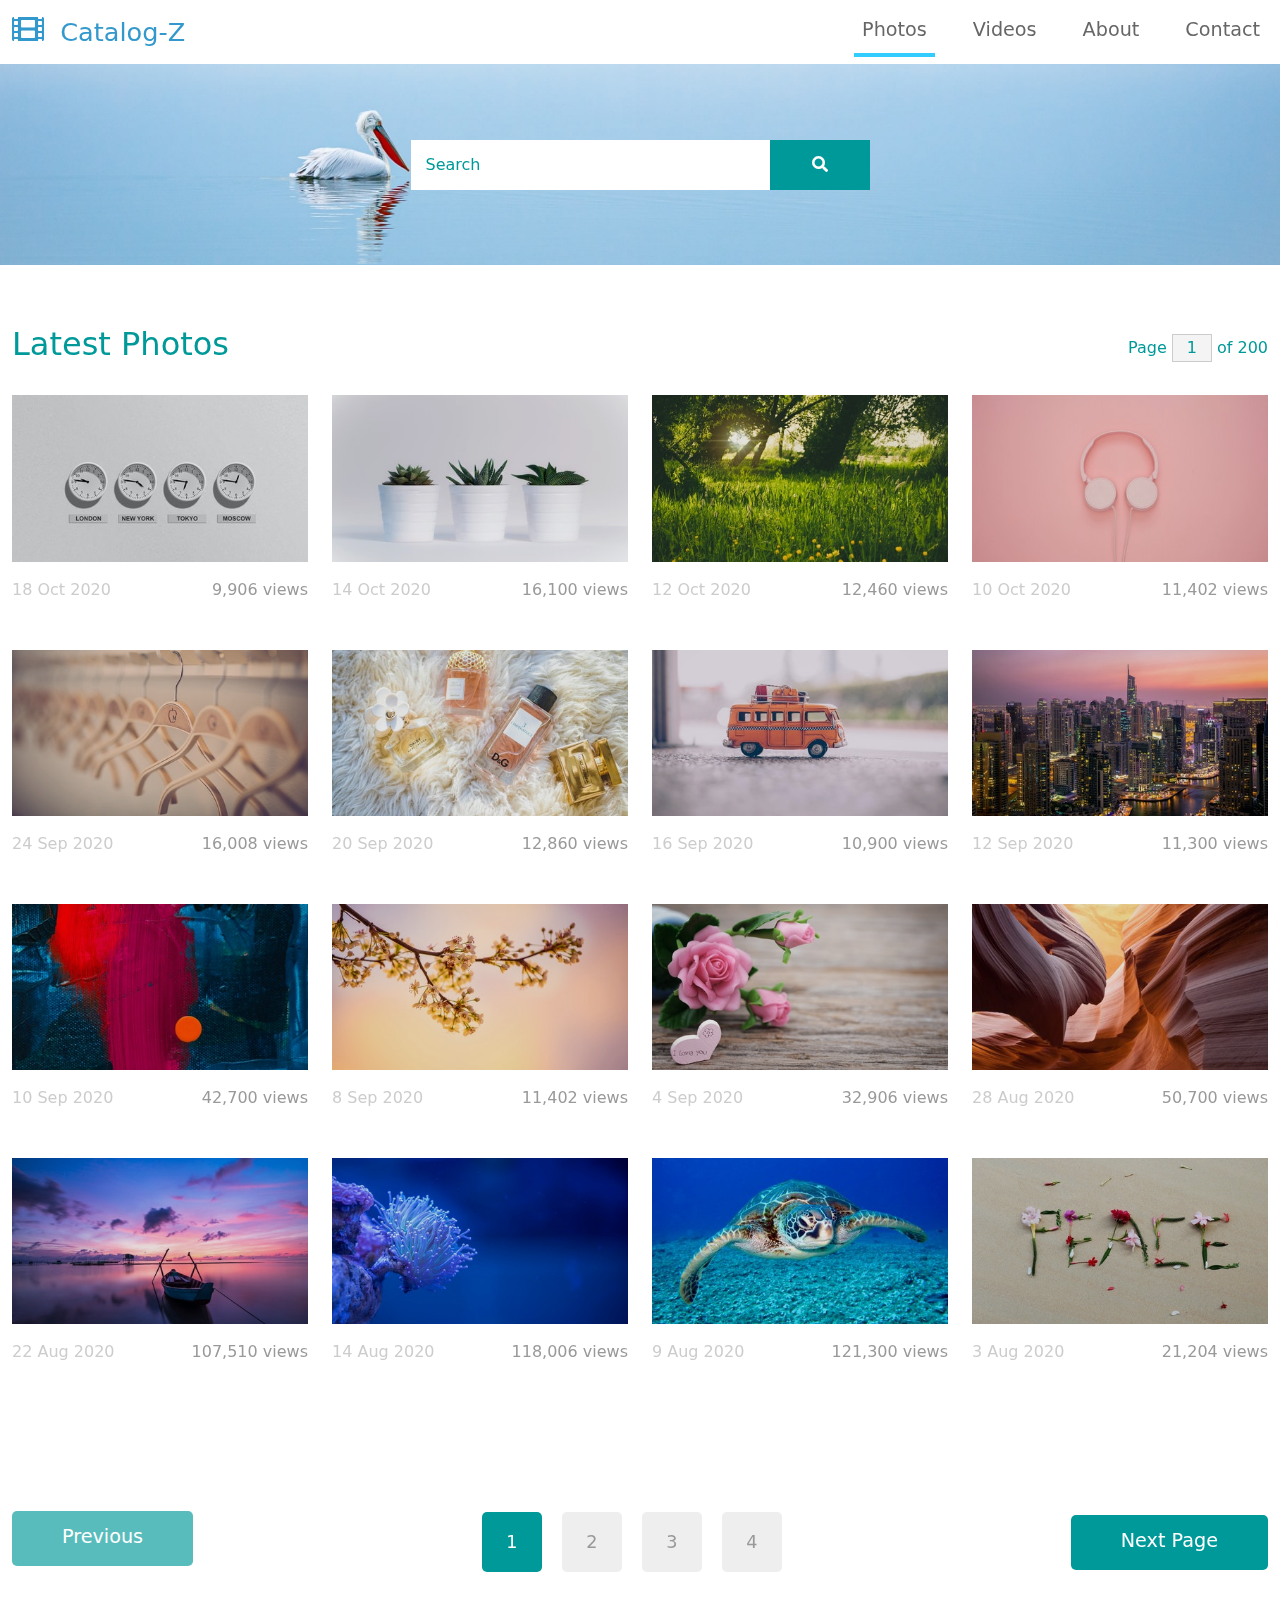
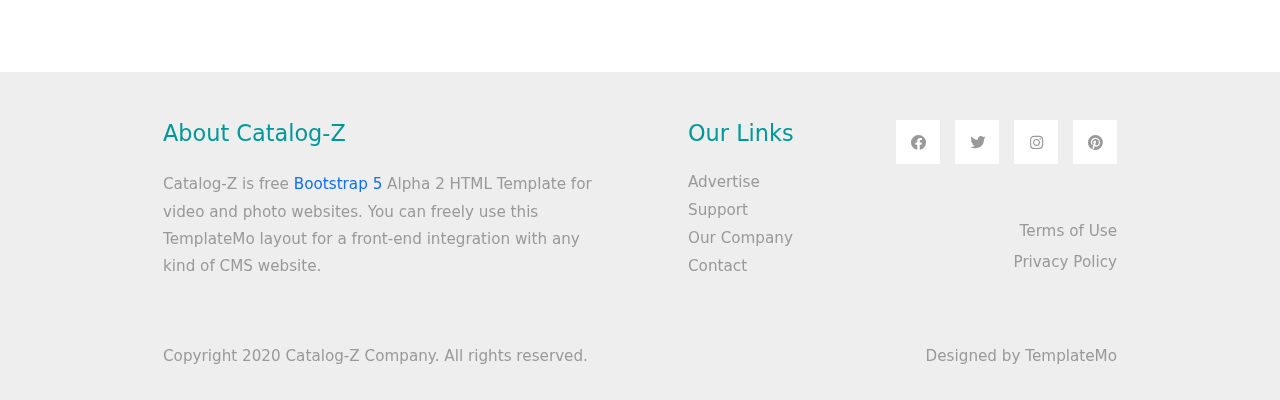
<file: zbmh templates_catalog/index.html>
<!DOCTYPE html>
<html lang="en">
<head>
    <meta charset="UTF-8">
    <meta name="viewport" content="width=device-width, initial-scale=1.0">
    <title>Catalog-Z Bootstrap 5.0 HTML Template</title>
    <link rel="stylesheet" href="css/bootstrap.min.css">
    <link rel="stylesheet" href="fontawesome/css/all.min.css">
    <link rel="stylesheet" href="css/templatemo-style.css">
<!--
    
TemplateMo 556 Catalog-Z

https://templatemo.com/tm-556-catalog-z

-->
</head>
<body>
    <!-- Page Loader -->
    <div id="loader-wrapper">
        <div id="loader"></div>

        <div class="loader-section section-left"></div>
        <div class="loader-section section-right"></div>

    </div>
    <nav class="navbar navbar-expand-lg">
        <div class="container-fluid">
            <a class="navbar-brand" href="#">
                <i class="fas fa-film mr-2"></i>
                Catalog-Z
            </a>
            <button class="navbar-toggler" type="button" data-toggle="collapse" data-target="#navbarSupportedContent" aria-controls="navbarSupportedContent" aria-expanded="false" aria-label="Toggle navigation">
                <i class="fas fa-bars"></i>
            </button>
            <div class="collapse navbar-collapse" id="navbarSupportedContent">
            <ul class="navbar-nav ml-auto mb-2 mb-lg-0">
                <li class="nav-item">
                    <a class="nav-link nav-link-1 active" aria-current="page" href="index.html">Photos</a>
                </li>
                <li class="nav-item">
                    <a class="nav-link nav-link-2" href="videos.html">Videos</a>
                </li>
                <li class="nav-item">
                    <a class="nav-link nav-link-3" href="about.html">About</a>
                </li>
                <li class="nav-item">
                    <a class="nav-link nav-link-4" href="contact.html">Contact</a>
                </li>
            </ul>
            </div>
        </div>
    </nav>

    <div class="tm-hero d-flex justify-content-center align-items-center" data-parallax="scroll" data-image-src="img/hero.jpg">
        <form class="d-flex tm-search-form">
            <input class="form-control tm-search-input" type="search" placeholder="Search" aria-label="Search">
            <button class="btn btn-outline-success tm-search-btn" type="submit">
                <i class="fas fa-search"></i>
            </button>
        </form>
    </div>

    <div class="container-fluid tm-container-content tm-mt-60">
        <div class="row mb-4">
            <h2 class="col-6 tm-text-primary">
                Latest Photos
            </h2>
            <div class="col-6 d-flex justify-content-end align-items-center">
                <form action="" class="tm-text-primary">
                    Page <input type="text" value="1" size="1" class="tm-input-paging tm-text-primary"> of 200
                </form>
            </div>
        </div>
        <div class="row tm-mb-90 tm-gallery">
        	<div class="col-xl-3 col-lg-4 col-md-6 col-sm-6 col-12 mb-5">
                <figure class="effect-ming tm-video-item">
                    <img src="img/img-03.jpg" alt="Image" class="img-fluid">
                    <figcaption class="d-flex align-items-center justify-content-center">
                        <h2>Clocks</h2>
                        <a href="photo-detail.html">View more</a>
                    </figcaption>                    
                </figure>
                <div class="d-flex justify-content-between tm-text-gray">
                    <span class="tm-text-gray-light">18 Oct 2020</span>
                    <span>9,906 views</span>
                </div>
            </div>
            <div class="col-xl-3 col-lg-4 col-md-6 col-sm-6 col-12 mb-5">
                <figure class="effect-ming tm-video-item">
                    <img src="img/img-04.jpg" alt="Image" class="img-fluid">
                    <figcaption class="d-flex align-items-center justify-content-center">
                        <h2>Plants</h2>
                        <a href="photo-detail.html">View more</a>
                    </figcaption>                    
                </figure>
                <div class="d-flex justify-content-between tm-text-gray">
                    <span class="tm-text-gray-light">14 Oct 2020</span>
                    <span>16,100 views</span>
                </div>
            </div>
            <div class="col-xl-3 col-lg-4 col-md-6 col-sm-6 col-12 mb-5">
                <figure class="effect-ming tm-video-item">
                    <img src="img/img-05.jpg" alt="Image" class="img-fluid">
                    <figcaption class="d-flex align-items-center justify-content-center">
                        <h2>Morning</h2>
                        <a href="photo-detail.html">View more</a>
                    </figcaption>                    
                </figure>
                <div class="d-flex justify-content-between tm-text-gray">
                    <span class="tm-text-gray-light">12 Oct 2020</span>
                    <span>12,460 views</span>
                </div>
            </div>
            <div class="col-xl-3 col-lg-4 col-md-6 col-sm-6 col-12 mb-5">
                <figure class="effect-ming tm-video-item">
                    <img src="img/img-06.jpg" alt="Image" class="img-fluid">
                    <figcaption class="d-flex align-items-center justify-content-center">
                        <h2>Pinky</h2>
                        <a href="photo-detail.html">View more</a>
                    </figcaption>                    
                </figure>
                <div class="d-flex justify-content-between tm-text-gray">
                    <span class="tm-text-gray-light">10 Oct 2020</span>
                    <span>11,402 views</span>
                </div>
            </div>
            
            <div class="col-xl-3 col-lg-4 col-md-6 col-sm-6 col-12 mb-5">
                <figure class="effect-ming tm-video-item">
                    <img src="img/img-01.jpg" alt="Image" class="img-fluid">
                    <figcaption class="d-flex align-items-center justify-content-center">
                        <h2>Hangers</h2>
                        <a href="photo-detail.html">View more</a>
                    </figcaption>                    
                </figure>
                <div class="d-flex justify-content-between tm-text-gray">
                    <span class="tm-text-gray-light">24 Sep 2020</span>
                    <span>16,008 views</span>
                </div>
            </div>
            <div class="col-xl-3 col-lg-4 col-md-6 col-sm-6 col-12 mb-5">
                <figure class="effect-ming tm-video-item">
                    <img src="img/img-02.jpg" alt="Image" class="img-fluid">
                    <figcaption class="d-flex align-items-center justify-content-center">
                        <h2>Perfumes</h2>
                        <a href="photo-detail.html">View more</a>
                    </figcaption>                    
                </figure>
                <div class="d-flex justify-content-between tm-text-gray">
                    <span class="tm-text-gray-light">20 Sep 2020</span>
                    <span>12,860 views</span>
                </div>
            </div>
            <div class="col-xl-3 col-lg-4 col-md-6 col-sm-6 col-12 mb-5">
                <figure class="effect-ming tm-video-item">
                    <img src="img/img-07.jpg" alt="Image" class="img-fluid">
                    <figcaption class="d-flex align-items-center justify-content-center">
                        <h2>Bus</h2>
                        <a href="photo-detail.html">View more</a>
                    </figcaption>                    
                </figure>
                <div class="d-flex justify-content-between tm-text-gray">
                    <span class="tm-text-gray-light">16 Sep 2020</span>
                    <span>10,900 views</span>
                </div>
            </div>
            <div class="col-xl-3 col-lg-4 col-md-6 col-sm-6 col-12 mb-5">
                <figure class="effect-ming tm-video-item">
                    <img src="img/img-08.jpg" alt="Image" class="img-fluid">
                    <figcaption class="d-flex align-items-center justify-content-center">
                        <h2>New York</h2>
                        <a href="photo-detail.html">View more</a>
                    </figcaption>                    
                </figure>
                <div class="d-flex justify-content-between tm-text-gray">
                    <span class="tm-text-gray-light">12 Sep 2020</span>
                    <span>11,300 views</span>
                </div>
            </div>
            <div class="col-xl-3 col-lg-4 col-md-6 col-sm-6 col-12 mb-5">
                <figure class="effect-ming tm-video-item">
                    <img src="img/img-09.jpg" alt="Image" class="img-fluid">
                    <figcaption class="d-flex align-items-center justify-content-center">
                        <h2>Abstract</h2>
                        <a href="photo-detail.html">View more</a>
                    </figcaption>                    
                </figure>
                <div class="d-flex justify-content-between tm-text-gray">
                    <span class="tm-text-gray-light">10 Sep 2020</span>
                    <span>42,700 views</span>
                </div>
            </div>
            <div class="col-xl-3 col-lg-4 col-md-6 col-sm-6 col-12 mb-5">
                <figure class="effect-ming tm-video-item">
                    <img src="img/img-10.jpg" alt="Image" class="img-fluid">
                    <figcaption class="d-flex align-items-center justify-content-center">
                        <h2>Flowers</h2>
                        <a href="photo-detail.html">View more</a>
                    </figcaption>                    
                </figure>
                <div class="d-flex justify-content-between tm-text-gray">
                    <span class="tm-text-gray-light">8 Sep 2020</span>
                    <span>11,402 views</span>
                </div>
            </div>
            <div class="col-xl-3 col-lg-4 col-md-6 col-sm-6 col-12 mb-5">
                <figure class="effect-ming tm-video-item">
                    <img src="img/img-11.jpg" alt="Image" class="img-fluid">
                    <figcaption class="d-flex align-items-center justify-content-center">
                        <h2>Rosy</h2>
                        <a href="photo-detail.html">View more</a>
                    </figcaption>                    
                </figure>
                <div class="d-flex justify-content-between tm-text-gray">
                    <span class="tm-text-gray-light">4 Sep 2020</span>
                    <span>32,906 views</span>
                </div>
            </div>
            <div class="col-xl-3 col-lg-4 col-md-6 col-sm-6 col-12 mb-5">
                <figure class="effect-ming tm-video-item">
                    <img src="img/img-12.jpg" alt="Image" class="img-fluid">
                    <figcaption class="d-flex align-items-center justify-content-center">
                        <h2>Rocki</h2>
                        <a href="photo-detail.html">View more</a>
                    </figcaption>                    
                </figure>
                <div class="d-flex justify-content-between tm-text-gray">
                    <span class="tm-text-gray-light">28 Aug 2020</span>
                    <span>50,700 views</span>
                </div>
            </div>
            <div class="col-xl-3 col-lg-4 col-md-6 col-sm-6 col-12 mb-5">
                <figure class="effect-ming tm-video-item">
                    <img src="img/img-13.jpg" alt="Image" class="img-fluid">
                    <figcaption class="d-flex align-items-center justify-content-center">
                        <h2>Purple</h2>
                        <a href="photo-detail.html">View more</a>
                    </figcaption>                    
                </figure>
                <div class="d-flex justify-content-between tm-text-gray">
                    <span class="tm-text-gray-light">22 Aug 2020</span>
                    <span>107,510 views</span>
                </div>
            </div>
            <div class="col-xl-3 col-lg-4 col-md-6 col-sm-6 col-12 mb-5">
                <figure class="effect-ming tm-video-item">
                    <img src="img/img-14.jpg" alt="Image" class="img-fluid">
                    <figcaption class="d-flex align-items-center justify-content-center">
                        <h2>Sea</h2>
                        <a href="photo-detail.html">View more</a>
                    </figcaption>                    
                </figure>
                <div class="d-flex justify-content-between tm-text-gray">
                    <span class="tm-text-gray-light">14 Aug 2020</span>
                    <span>118,006 views</span>
                </div>
            </div>
            <div class="col-xl-3 col-lg-4 col-md-6 col-sm-6 col-12 mb-5">
                <figure class="effect-ming tm-video-item">
                    <img src="img/img-15.jpg" alt="Image" class="img-fluid">
                    <figcaption class="d-flex align-items-center justify-content-center">
                        <h2>Turtle</h2>
                        <a href="photo-detail.html">View more</a>
                    </figcaption>                    
                </figure>
                <div class="d-flex justify-content-between tm-text-gray">
                    <span class="tm-text-gray-light">9 Aug 2020</span>
                    <span>121,300 views</span>
                </div>
            </div>
            <div class="col-xl-3 col-lg-4 col-md-6 col-sm-6 col-12 mb-5">
                <figure class="effect-ming tm-video-item">
                    <img src="img/img-16.jpg" alt="Image" class="img-fluid">
                    <figcaption class="d-flex align-items-center justify-content-center">
                        <h2>Peace</h2>
                        <a href="photo-detail.html">View more</a>
                    </figcaption>                    
                </figure>
                <div class="d-flex justify-content-between tm-text-gray">
                    <span class="tm-text-gray-light">3 Aug 2020</span>
                    <span>21,204 views</span>
                </div>
            </div>         
        </div> <!-- row -->
        <div class="row tm-mb-90">
            <div class="col-12 d-flex justify-content-between align-items-center tm-paging-col">
                <a href="javascript:void(0);" class="btn btn-primary tm-btn-prev mb-2 disabled">Previous</a>
                <div class="tm-paging d-flex">
                    <a href="javascript:void(0);" class="active tm-paging-link">1</a>
                    <a href="javascript:void(0);" class="tm-paging-link">2</a>
                    <a href="javascript:void(0);" class="tm-paging-link">3</a>
                    <a href="javascript:void(0);" class="tm-paging-link">4</a>
                </div>
                <a href="javascript:void(0);" class="btn btn-primary tm-btn-next">Next Page</a>
            </div>            
        </div>
    </div> <!-- container-fluid, tm-container-content -->

    <footer class="tm-bg-gray pt-5 pb-3 tm-text-gray tm-footer">
        <div class="container-fluid tm-container-small">
            <div class="row">
                <div class="col-lg-6 col-md-12 col-12 px-5 mb-5">
                    <h3 class="tm-text-primary mb-4 tm-footer-title">About Catalog-Z</h3>
                    <p>Catalog-Z is free <a rel="sponsored" href="https://v5.getbootstrap.com/">Bootstrap 5</a> Alpha 2 HTML Template for video and photo websites. You can freely use this TemplateMo layout for a front-end integration with any kind of CMS website.</p>
                </div>
                <div class="col-lg-3 col-md-6 col-sm-6 col-12 px-5 mb-5">
                    <h3 class="tm-text-primary mb-4 tm-footer-title">Our Links</h3>
                    <ul class="tm-footer-links pl-0">
                        <li><a href="#">Advertise</a></li>
                        <li><a href="#">Support</a></li>
                        <li><a href="#">Our Company</a></li>
                        <li><a href="#">Contact</a></li>
                    </ul>
                </div>
                <div class="col-lg-3 col-md-6 col-sm-6 col-12 px-5 mb-5">
                    <ul class="tm-social-links d-flex justify-content-end pl-0 mb-5">
                        <li class="mb-2"><a href="https://facebook.com"><i class="fab fa-facebook"></i></a></li>
                        <li class="mb-2"><a href="https://twitter.com"><i class="fab fa-twitter"></i></a></li>
                        <li class="mb-2"><a href="https://instagram.com"><i class="fab fa-instagram"></i></a></li>
                        <li class="mb-2"><a href="https://pinterest.com"><i class="fab fa-pinterest"></i></a></li>
                    </ul>
                    <a href="#" class="tm-text-gray text-right d-block mb-2">Terms of Use</a>
                    <a href="#" class="tm-text-gray text-right d-block">Privacy Policy</a>
                </div>
            </div>
            <div class="row">
                <div class="col-lg-8 col-md-7 col-12 px-5 mb-3">
                    Copyright 2020 Catalog-Z Company. All rights reserved.
                </div>
                <div class="col-lg-4 col-md-5 col-12 px-5 text-right">
                    Designed by <a href="https://templatemo.com" class="tm-text-gray" rel="sponsored" target="_parent">TemplateMo</a>
                </div>
            </div>
        </div>
    </footer>
    
    <script src="js/plugins.js"></script>
    <script>
        $(window).on("load", function() {
            $('body').addClass('loaded');
        });
    </script>
</body>
</html>
</file>
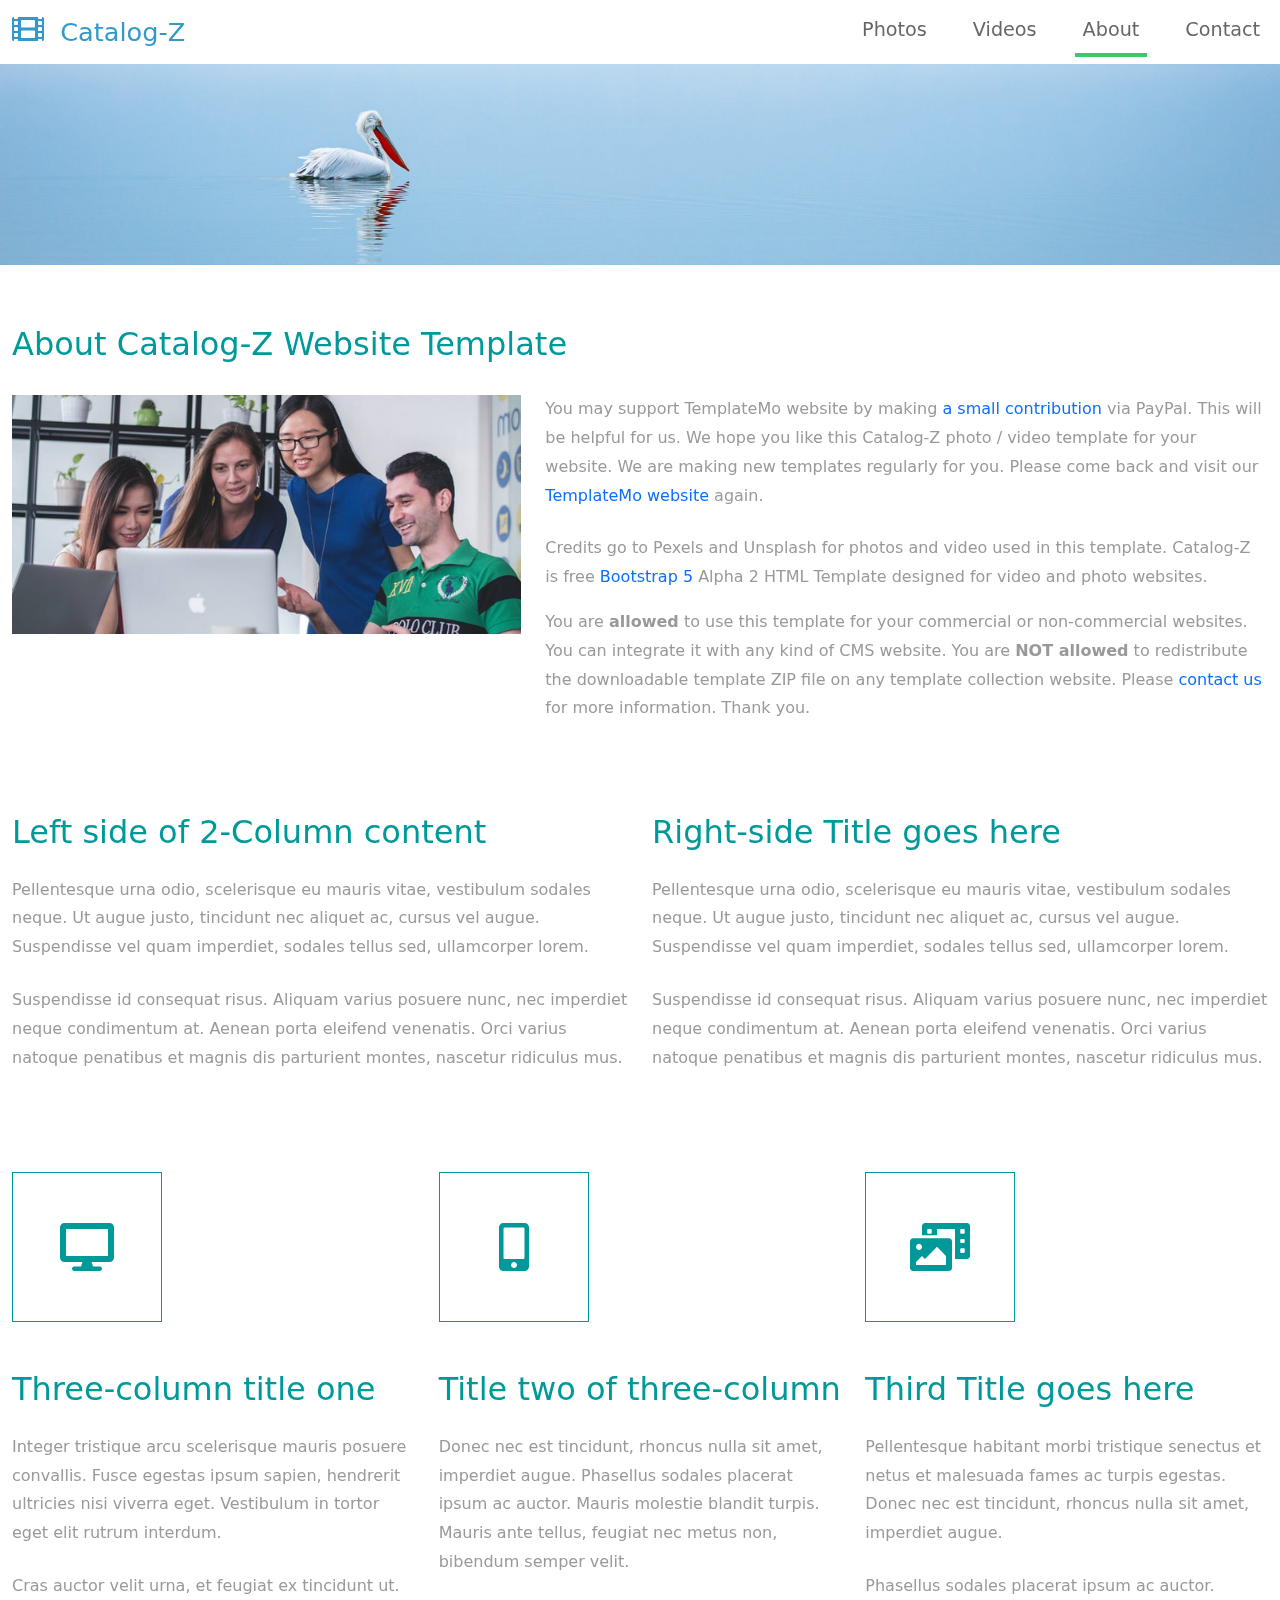
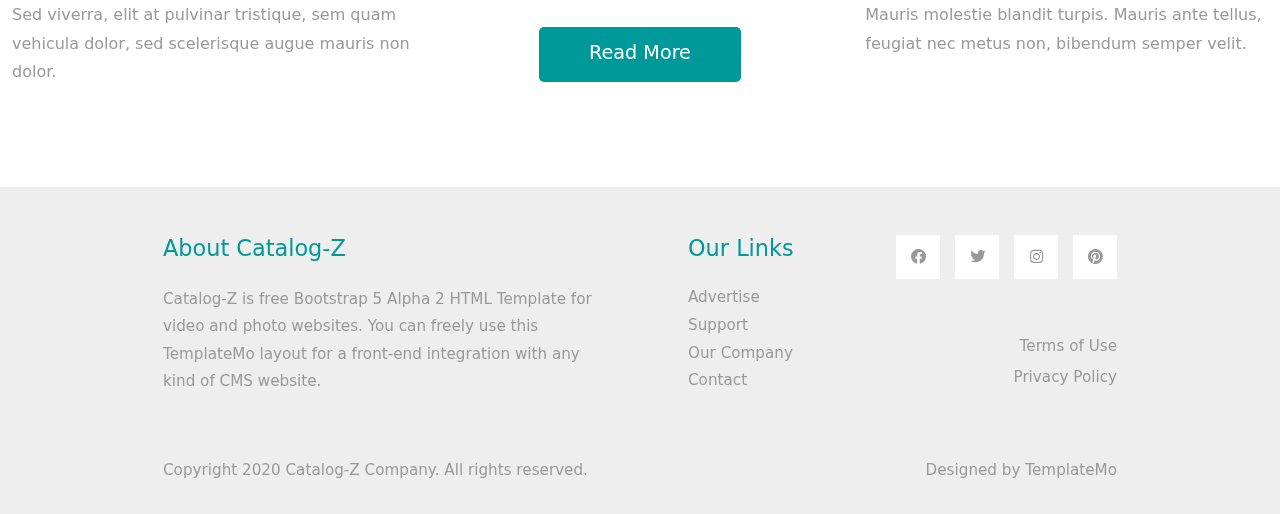
<file: zbmh templates_catalog/about.html>
<!DOCTYPE html>
<html lang="en">
<head>
    <meta charset="UTF-8">
    <meta name="viewport" content="width=device-width, initial-scale=1.0">
    <title>Catalog-Z About page</title>
    <link rel="stylesheet" href="css/bootstrap.min.css">
    <link rel="stylesheet" href="fontawesome/css/all.min.css">
    <link rel="stylesheet" href="css/templatemo-style.css">
<!--
    
TemplateMo 556 Catalog-Z

https://templatemo.com/tm-556-catalog-z

-->
</head>
<body>
    <!-- Page Loader -->
    <div id="loader-wrapper">
        <div id="loader"></div>

        <div class="loader-section section-left"></div>
        <div class="loader-section section-right"></div>

    </div>
    <nav class="navbar navbar-expand-lg">
        <div class="container-fluid">
            <a class="navbar-brand" href="index.html">
                <i class="fas fa-film mr-2"></i>
                Catalog-Z
            </a>
            <button class="navbar-toggler" type="button" data-toggle="collapse" data-target="#navbarSupportedContent" aria-controls="navbarSupportedContent" aria-expanded="false" aria-label="Toggle navigation">
                <i class="fas fa-bars"></i>
            </button>
            <div class="collapse navbar-collapse" id="navbarSupportedContent">
            <ul class="navbar-nav ml-auto mb-2 mb-lg-0">
                <li class="nav-item">
                    <a class="nav-link nav-link-1" href="index.html">Photos</a>
                </li>
                <li class="nav-item">
                    <a class="nav-link nav-link-2" href="videos.html">Videos</a>
                </li>
                <li class="nav-item">
                    <a class="nav-link nav-link-3 active" aria-current="page" href="about.html">About</a>
                </li>
                <li class="nav-item">
                    <a class="nav-link nav-link-4" href="contact.html">Contact</a>
                </li>
            </ul>
            </div>
        </div>
    </nav>

    <div class="tm-hero d-flex justify-content-center align-items-center" data-parallax="scroll" data-image-src="img/hero.jpg"></div>

    <div class="container-fluid tm-mt-60">
        <div class="row mb-4">
            <h2 class="col-12 tm-text-primary">
                About Catalog-Z Website Template
            </h2>
        </div>
        <div class="row tm-mb-74 tm-row-1640">            
            <div class="col-lg-5 col-md-6 col-12 mb-3">
                <img src="img/about.jpg" alt="Image" class="img-fluid">
            </div>
            <div class="col-lg-7 col-md-6 col-12">
                <div class="tm-about-img-text">
                    <p class="mb-4">
                  You may support TemplateMo website by making <a href="https://paypal.me/templatemo" target="_parent" rel="sponsored">a small contribution</a> via PayPal. This will be helpful for us. We hope you like this Catalog-Z photo / video template for your website. We are making new templates regularly for you. Please come back and visit our <a rel="sponsored" href="https://templatemo.com" target="_parent">TemplateMo website</a> again. </p>
                    <p>
                        Credits go to Pexels and Unsplash for photos and video used in this template. Catalog-Z is free <a rel="sponsored" href="https://v5.getbootstrap.com/">Bootstrap 5</a> Alpha 2 HTML Template designed for video and photo websites.</p> 
                    <p>You are <b>allowed</b> to use this template for your commercial or non-commercial websites. You can integrate it with any kind of CMS website. You are <b>NOT allowed</b> to redistribute the downloadable template ZIP file on any template collection website. Please <a rel="nofollow" href="https://templatemo.com/contact" target="_parent">contact us</a> for more information. Thank you.</p>
                </div>                
            </div>
        </div>
        <div class="row tm-mb-50">
            <div class="col-md-6 col-12">
                <div class="tm-about-2-col">
                    <h2 class="tm-text-primary mb-4">
                        Left side of 2-Column content
                    </h2>
                    <p class="mb-4">
                        Pellentesque urna odio, scelerisque eu mauris vitae, vestibulum sodales neque. Ut augue justo, tincidunt nec aliquet ac, cursus vel augue. Suspendisse vel quam imperdiet, sodales tellus sed, ullamcorper lorem.
                    </p>
                    <p>
                        Suspendisse id consequat risus. Aliquam varius posuere nunc, nec imperdiet neque condimentum at. Aenean porta eleifend venenatis. Orci varius natoque penatibus et magnis dis parturient montes, nascetur ridiculus mus.
                    </p>
                </div>                
            </div> 
            <div class="col-md-6 col-12">
                <div class="tm-about-2-col">
                    <h2 class="tm-text-primary mb-4">
                        Right-side Title goes here
                    </h2>
                    <p class="mb-4">
                        Pellentesque urna odio, scelerisque eu mauris vitae, vestibulum sodales neque. Ut augue justo, tincidunt nec aliquet ac, cursus vel augue. Suspendisse vel quam imperdiet, sodales tellus sed, ullamcorper lorem.
                    </p>
                    <p>
                        Suspendisse id consequat risus. Aliquam varius posuere nunc, nec imperdiet neque condimentum at. Aenean porta eleifend venenatis. Orci varius natoque penatibus et magnis dis parturient montes, nascetur ridiculus mus.
                    </p>
                </div>                
            </div>     
        </div> <!-- row -->
        <div class="row tm-mb-50">
            <div class="col-md-4 col-12">
                <div class="tm-about-3-col">
                    <div class="tm-about-icon-container mb-5">
                        <i class="fas fa-desktop fa-3x tm-text-primary"></i>
                    </div>                
                    <h2 class="tm-text-primary mb-4">Three-column title one</h2>
                    <p class="mb-4">Integer tristique arcu scelerisque mauris posuere convallis. Fusce egestas ipsum sapien, hendrerit ultricies nisi viverra eget. Vestibulum in tortor eget elit rutrum interdum. </p>
                    <p>Cras auctor velit urna, et feugiat ex tincidunt ut. Sed viverra, elit at pulvinar tristique, sem quam vehicula dolor, sed scelerisque augue mauris non dolor.</p>
                </div>                
            </div>
            <div class="col-md-4 col-12">
                <div class="tm-about-3-col">
                    <div class="tm-about-icon-container mb-5">
                        <i class="fas fa-mobile-alt fa-3x tm-text-primary"></i>
                    </div>                
                    <h2 class="tm-text-primary mb-4">Title two of three-column</h2>
                    <p class="tm-mb-50">Donec nec est tincidunt, rhoncus nulla sit amet, imperdiet augue. Phasellus sodales placerat ipsum ac auctor. Mauris molestie blandit turpis. Mauris ante tellus, feugiat nec metus non, bibendum semper velit.</p>                
                    <div class="text-center">
                        <a href="#" class="btn btn-primary">Read More</a>
                    </div>
                </div>                
            </div>
            <div class="col-md-4 col-12">
                <div class="tm-about-3-col">
                    <div class="tm-about-icon-container mb-5">
                        <i class="fas fa-photo-video fa-3x tm-text-primary"></i>
                    </div>                
                    <h2 class="tm-text-primary mb-4">Third Title goes here</h2>
                    <p class="mb-4">Pellentesque habitant morbi tristique senectus et netus et malesuada fames ac turpis egestas. Donec nec est tincidunt, rhoncus nulla sit amet, imperdiet augue. </p>
                    <p>Phasellus sodales placerat ipsum ac auctor. Mauris molestie blandit turpis. Mauris ante tellus, feugiat nec metus non, bibendum semper velit.</p>
                </div>                
            </div>
        </div>
    </div> <!-- container-fluid, tm-container-content -->

    <footer class="tm-bg-gray pt-5 pb-3 tm-text-gray tm-footer">
        <div class="container-fluid tm-container-small">
            <div class="row">
                <div class="col-lg-6 col-md-12 col-12 px-5 mb-5">
                    <h3 class="tm-text-primary mb-4 tm-footer-title">About Catalog-Z</h3>
                    <p>Catalog-Z is free Bootstrap 5 Alpha 2 HTML Template for video and photo websites. You can freely use this TemplateMo layout for a front-end integration with any kind of CMS website.</p>
                </div>
                <div class="col-lg-3 col-md-6 col-sm-6 col-12 px-5 mb-5">
                    <h3 class="tm-text-primary mb-4 tm-footer-title">Our Links</h3>
                    <ul class="tm-footer-links pl-0">
                        <li><a href="#">Advertise</a></li>
                        <li><a href="#">Support</a></li>
                        <li><a href="#">Our Company</a></li>
                        <li><a href="#">Contact</a></li>
                    </ul>
                </div>
                <div class="col-lg-3 col-md-6 col-sm-6 col-12 px-5 mb-5">
                    <ul class="tm-social-links d-flex justify-content-end pl-0 mb-5">
                        <li class="mb-2"><a href="https://facebook.com"><i class="fab fa-facebook"></i></a></li>
                        <li class="mb-2"><a href="https://twitter.com"><i class="fab fa-twitter"></i></a></li>
                        <li class="mb-2"><a href="https://instagram.com"><i class="fab fa-instagram"></i></a></li>
                        <li class="mb-2"><a href="https://pinterest.com"><i class="fab fa-pinterest"></i></a></li>
                    </ul>
                    <a href="#" class="tm-text-gray text-right d-block mb-2">Terms of Use</a>
                    <a href="#" class="tm-text-gray text-right d-block">Privacy Policy</a>
                </div>
            </div>
            <div class="row">
                <div class="col-lg-8 col-md-7 col-12 px-5 mb-3">
                    Copyright 2020 Catalog-Z Company. All rights reserved.
                </div>
                <div class="col-lg-4 col-md-5 col-12 px-5 text-right">
                    Designed by <a href="https://templatemo.com" class="tm-text-gray" rel="sponsored" target="_parent">TemplateMo</a>
                </div>
            </div>
        </div>
    </footer>
    
    <script src="js/plugins.js"></script>
    <script>
        $(window).on("load", function() {
            $('body').addClass('loaded');
        });
    </script>
</body>
</html>
</file>
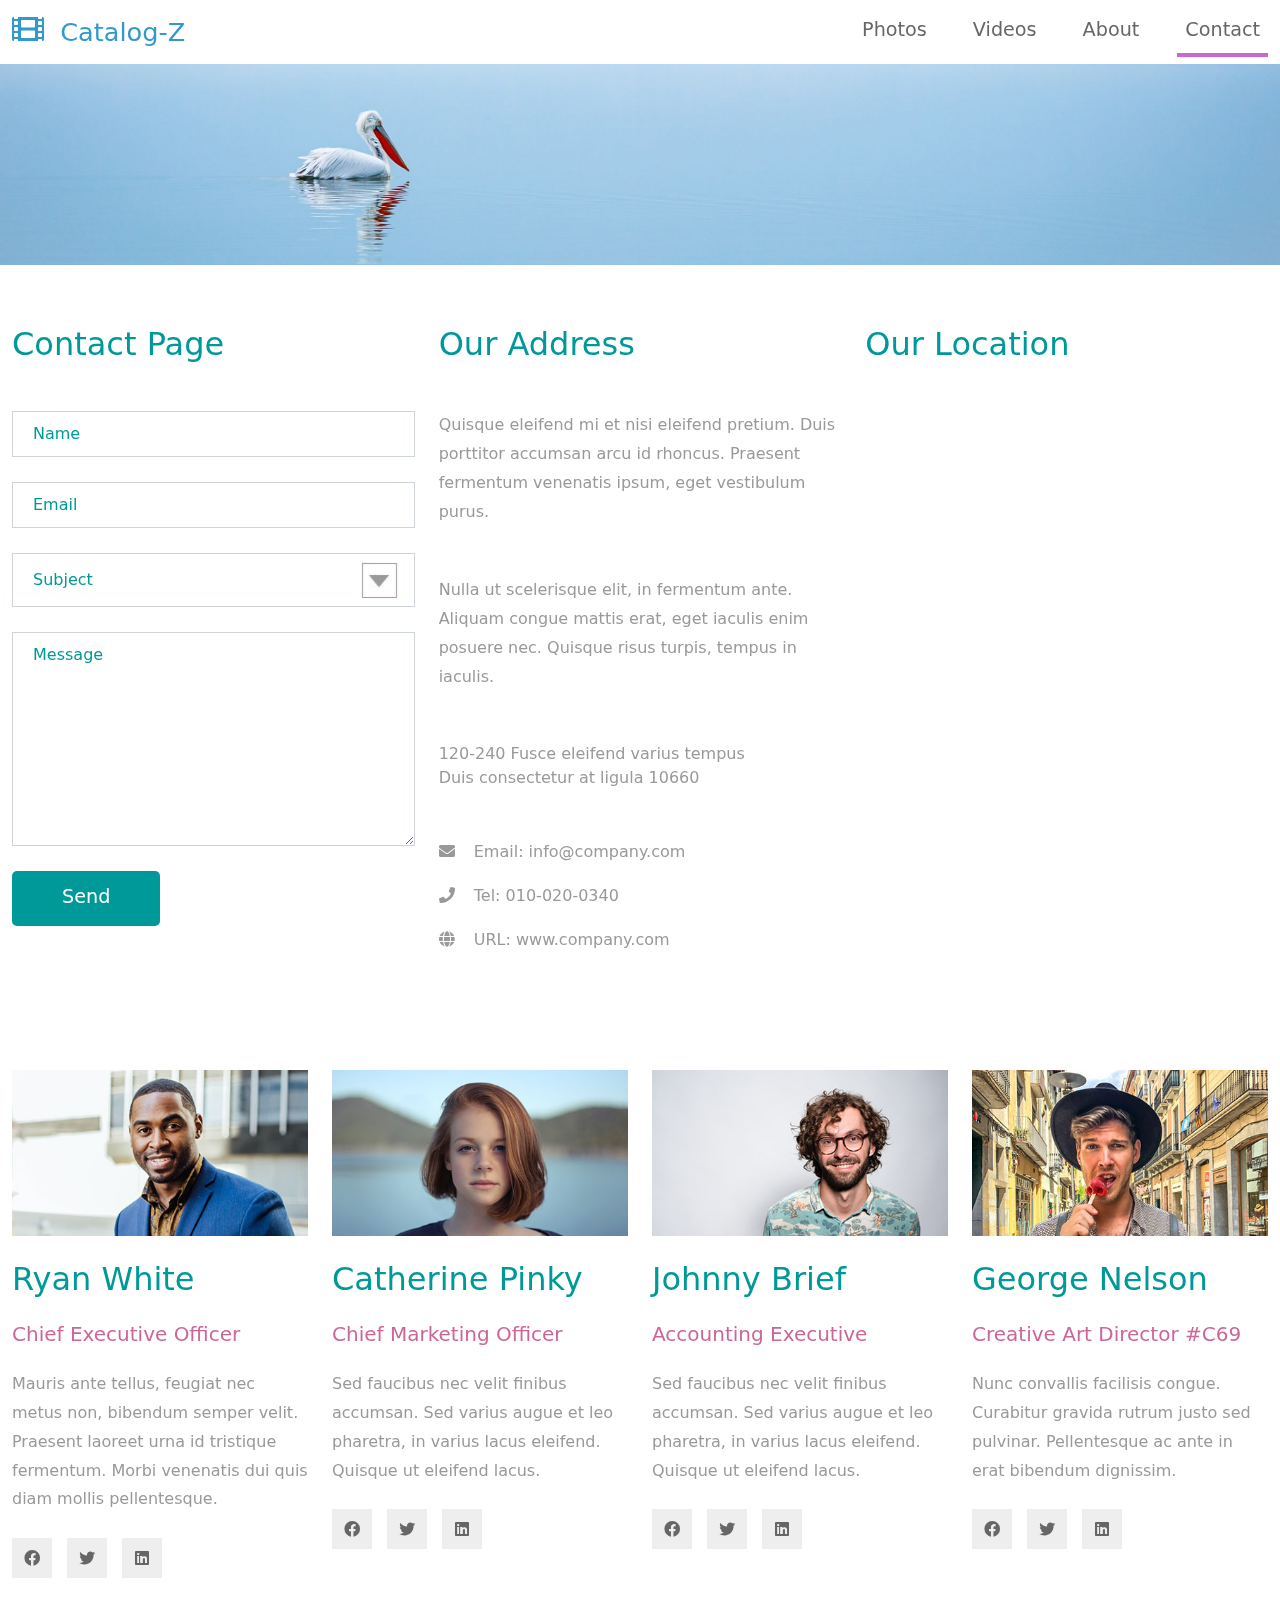
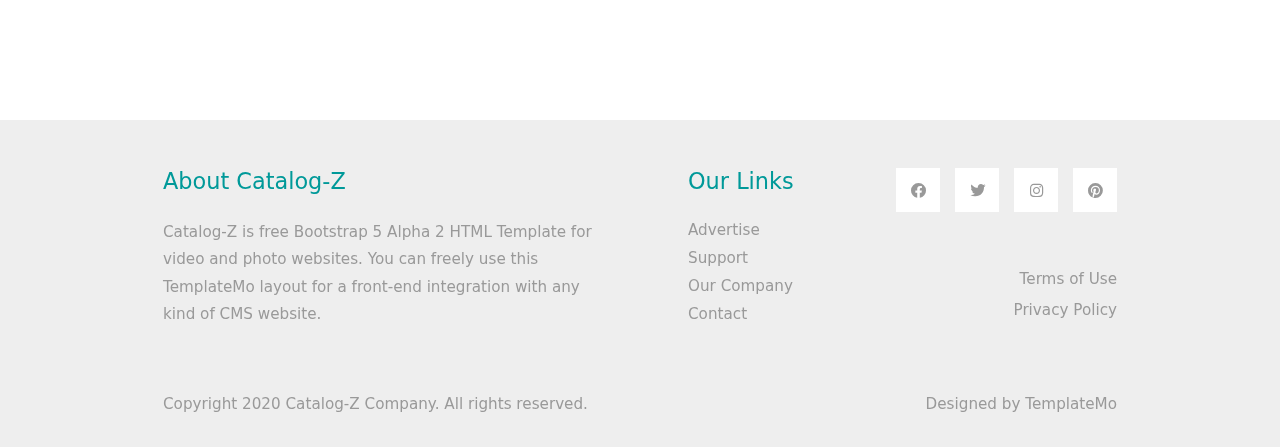
<file: zbmh templates_catalog/contact.html>
<!DOCTYPE html>
<html lang="en">
<head>
    <meta charset="UTF-8">
    <meta name="viewport" content="width=device-width, initial-scale=1.0">
    <title>Catalog-Z Contact page</title>
    <link rel="stylesheet" href="css/bootstrap.min.css">
    <link rel="stylesheet" href="fontawesome/css/all.min.css">
    <link rel="stylesheet" href="css/templatemo-style.css">
<!--
    
TemplateMo 556 Catalog-Z

https://templatemo.com/tm-556-catalog-z

-->
</head>
<body>
    <!-- Page Loader -->
    <div id="loader-wrapper">
        <div id="loader"></div>

        <div class="loader-section section-left"></div>
        <div class="loader-section section-right"></div>

    </div>
    <nav class="navbar navbar-expand-lg">
        <div class="container-fluid">
            <a class="navbar-brand" href="index.html">
                <i class="fas fa-film mr-2"></i>
                Catalog-Z
            </a>
            <button class="navbar-toggler" type="button" data-toggle="collapse" data-target="#navbarSupportedContent" aria-controls="navbarSupportedContent" aria-expanded="false" aria-label="Toggle navigation">
                <i class="fas fa-bars"></i>
            </button>
            <div class="collapse navbar-collapse" id="navbarSupportedContent">
            <ul class="navbar-nav ml-auto mb-2 mb-lg-0">
                <li class="nav-item">
                    <a class="nav-link nav-link-1" href="index.html">Photos</a>
                </li>
                <li class="nav-item">
                    <a class="nav-link nav-link-2" href="videos.html">Videos</a>
                </li>
                <li class="nav-item">
                    <a class="nav-link nav-link-3" href="about.html">About</a>
                </li>
                <li class="nav-item">
                    <a class="nav-link nav-link-4 active" aria-current="page" href="contact.html">Contact</a>
                </li>
            </ul>
            </div>
        </div>
    </nav>

    <div class="tm-hero d-flex justify-content-center align-items-center" data-parallax="scroll" data-image-src="img/hero.jpg"></div>

    <div class="container-fluid tm-mt-60">
        <div class="row tm-mb-50">
            <div class="col-lg-4 col-12 mb-5">
                <h2 class="tm-text-primary mb-5">Contact Page</h2>
                <form id="contact-form" action="" method="POST" class="tm-contact-form mx-auto">
                    <div class="form-group">
                        <input type="text" name="name" class="form-control rounded-0" placeholder="Name" required />
                    </div>
                    <div class="form-group">
                        <input type="email" name="email" class="form-control rounded-0" placeholder="Email" required />
                    </div>
                    <div class="form-group">
                        <select class="form-control" id="contact-select" name="inquiry">
                            <option value="-">Subject</option>
                            <option value="sales">Sales &amp; Marketing</option>
                            <option value="creative">Creative Design</option>
                            <option value="uiux">UI / UX</option>
                        </select>
                    </div>
                    <div class="form-group">
                        <textarea rows="8" name="message" class="form-control rounded-0" placeholder="Message" required=></textarea>
                    </div>

                    <div class="form-group tm-text-right">
                        <button type="submit" class="btn btn-primary">Send</button>
                    </div>
                </form>                
            </div>
            <div class="col-lg-4 col-12 mb-5">
                <div class="tm-address-col">
                    <h2 class="tm-text-primary mb-5">Our Address</h2>
                    <p class="tm-mb-50">Quisque eleifend mi et nisi eleifend pretium. Duis porttitor accumsan arcu id rhoncus. Praesent fermentum venenatis ipsum, eget vestibulum purus. </p>
                    <p class="tm-mb-50">Nulla ut scelerisque elit, in fermentum ante. Aliquam congue mattis erat, eget iaculis enim posuere nec. Quisque risus turpis, tempus in iaculis.</p>
                    <address class="tm-text-gray tm-mb-50">
                        120-240 Fusce eleifend varius tempus<br>
                        Duis consectetur at ligula 10660
                    </address>
                    <ul class="tm-contacts">
                        <li>
                            <a href="#" class="tm-text-gray">
                                <i class="fas fa-envelope"></i>
                                Email: info@company.com
                            </a>
                        </li>
                        <li>
                            <a href="#" class="tm-text-gray">
                                <i class="fas fa-phone"></i>
                                Tel: 010-020-0340
                            </a>
                        </li>
                        <li>
                            <a href="#" class="tm-text-gray">
                                <i class="fas fa-globe"></i>
                                URL: www.company.com
                            </a>
                        </li>
                    </ul>
                </div>                
            </div>
            <div class="col-lg-4 col-12">
                <h2 class="tm-text-primary mb-5">Our Location</h2>
                <!-- Map -->
                <div class="mapouter mb-4">
                    <div class="gmap-canvas">
                        <iframe width="100%" height="520" id="gmap-canvas"
                            src="https://maps.google.com/maps?q=Av.+L%C3%BAcio+Costa,+Rio+de+Janeiro+-+RJ,+Brazil&t=&z=13&ie=UTF8&iwloc=&output=embed"
                            frameborder="0" scrolling="no" marginheight="0" marginwidth="0"></iframe>
                    </div>
                </div>               
            </div>
        </div>
        <div class="row tm-mb-74 tm-people-row">
            <div class="col-lg-3 col-md-6 col-sm-6 col-12 mb-5">
                <img src="img/people-1.jpg" alt="Image" class="mb-4 img-fluid">
                <h2 class="tm-text-primary mb-4">Ryan White</h2>
                <h3 class="tm-text-secondary h5 mb-4">Chief Executive Officer</h3>
                <p class="mb-4">
                    Mauris ante tellus, feugiat nec metus non, bibendum semper velit. Praesent laoreet urna id tristique fermentum. Morbi venenatis dui quis diam mollis pellentesque.
                </p>
                <ul class="tm-social pl-0 mb-0">
                    <li><a href="https://facebook.com"><i class="fab fa-facebook"></i></a></li>
                    <li><a href="https://twitter.com"><i class="fab fa-twitter"></i></a></li>
                    <li><a href="https://linkedin.com"><i class="fab fa-linkedin"></i></a></li>
                </ul>
            </div>
            <div class="col-lg-3 col-md-6 col-sm-6 col-12 mb-5">
                <img src="img/people-2.jpg" alt="Image" class="mb-4 img-fluid">
                <h2 class="tm-text-primary mb-4">Catherine Pinky</h2>
                <h3 class="tm-text-secondary h5 mb-4">Chief Marketing Officer</h3>
                <p class="mb-4">
                    Sed faucibus nec velit finibus accumsan. Sed varius augue et leo pharetra, in varius lacus eleifend. Quisque ut eleifend lacus.
                </p>
                <ul class="tm-social pl-0 mb-0">
                    <li><a href="https://facebook.com"><i class="fab fa-facebook"></i></a></li>
                    <li><a href="https://twitter.com"><i class="fab fa-twitter"></i></a></li>
                    <li><a href="https://linkedin.com"><i class="fab fa-linkedin"></i></a></li>
                </ul>
            </div>
            <div class="col-lg-3 col-md-6 col-sm-6 col-12 mb-5">
                <img src="img/people-3.jpg" alt="Image" class="mb-4 img-fluid">
                <h2 class="tm-text-primary mb-4">Johnny Brief</h2>
                <h3 class="tm-text-secondary h5 mb-4">Accounting Executive</h3>
                <p class="mb-4">
                    Sed faucibus nec velit finibus accumsan. Sed varius augue et leo pharetra, in varius lacus eleifend. Quisque ut eleifend lacus.
                </p>
                <ul class="tm-social pl-0 mb-0">
                    <li><a href="https://facebook.com"><i class="fab fa-facebook"></i></a></li>
                    <li><a href="https://twitter.com"><i class="fab fa-twitter"></i></a></li>
                    <li><a href="https://linkedin.com"><i class="fab fa-linkedin"></i></a></li>
                </ul>
            </div>
            <div class="col-lg-3 col-md-6 col-sm-6 col-12 mb-5">
                <img src="img/people-4.jpg" alt="Image" class="mb-4 img-fluid">
                <h2 class="tm-text-primary mb-4">George Nelson</h2>
                <h3 class="tm-text-secondary h5 mb-4">Creative Art Director #C69</h3>
                <p class="mb-4">
                    Nunc convallis facilisis congue. Curabitur gravida rutrum justo sed pulvinar. Pellentesque ac ante in erat bibendum dignissim.
                </p>
                <ul class="tm-social pl-0 mb-0">
                    <li><a href="https://facebook.com"><i class="fab fa-facebook"></i></a></li>
                    <li><a href="https://twitter.com"><i class="fab fa-twitter"></i></a></li>
                    <li><a href="https://linkedin.com"><i class="fab fa-linkedin"></i></a></li>
                </ul>
            </div>
        </div>
    </div> <!-- container-fluid, tm-container-content -->

    <footer class="tm-bg-gray pt-5 pb-3 tm-text-gray tm-footer">
        <div class="container-fluid tm-container-small">
            <div class="row">
                <div class="col-lg-6 col-md-12 col-12 px-5 mb-5">
                    <h3 class="tm-text-primary mb-4 tm-footer-title">About Catalog-Z</h3>
                    <p>Catalog-Z is free Bootstrap 5 Alpha 2 HTML Template for video and photo websites. You can freely use this TemplateMo layout for a front-end integration with any kind of CMS website.</p>
                </div>
                <div class="col-lg-3 col-md-6 col-sm-6 col-12 px-5 mb-5">
                    <h3 class="tm-text-primary mb-4 tm-footer-title">Our Links</h3>
                    <ul class="tm-footer-links pl-0">
                        <li><a href="#">Advertise</a></li>
                        <li><a href="#">Support</a></li>
                        <li><a href="#">Our Company</a></li>
                        <li><a href="#">Contact</a></li>
                    </ul>
                </div>
                <div class="col-lg-3 col-md-6 col-sm-6 col-12 px-5 mb-5">
                    <ul class="tm-social-links d-flex justify-content-end pl-0 mb-5">
                        <li class="mb-2"><a href="https://facebook.com"><i class="fab fa-facebook"></i></a></li>
                        <li class="mb-2"><a href="https://twitter.com"><i class="fab fa-twitter"></i></a></li>
                        <li class="mb-2"><a href="https://instagram.com"><i class="fab fa-instagram"></i></a></li>
                        <li class="mb-2"><a href="https://pinterest.com"><i class="fab fa-pinterest"></i></a></li>
                    </ul>
                    <a href="#" class="tm-text-gray text-right d-block mb-2">Terms of Use</a>
                    <a href="#" class="tm-text-gray text-right d-block">Privacy Policy</a>
                </div>
            </div>
            <div class="row">
                <div class="col-lg-8 col-md-7 col-12 px-5 mb-3">
                    Copyright 2020 Catalog-Z Company. All rights reserved.
                </div>
                <div class="col-lg-4 col-md-5 col-12 px-5 text-right">
                    Designed by <a href="https://templatemo.com" class="tm-text-gray" rel="sponsored" target="_parent">TemplateMo</a>
                </div>
            </div>
        </div>
    </footer>
    
    <script src="js/plugins.js"></script>
    <script>
        $(window).on("load", function() {
            $('body').addClass('loaded');
        });
    </script>
</body>
</html>
</file>
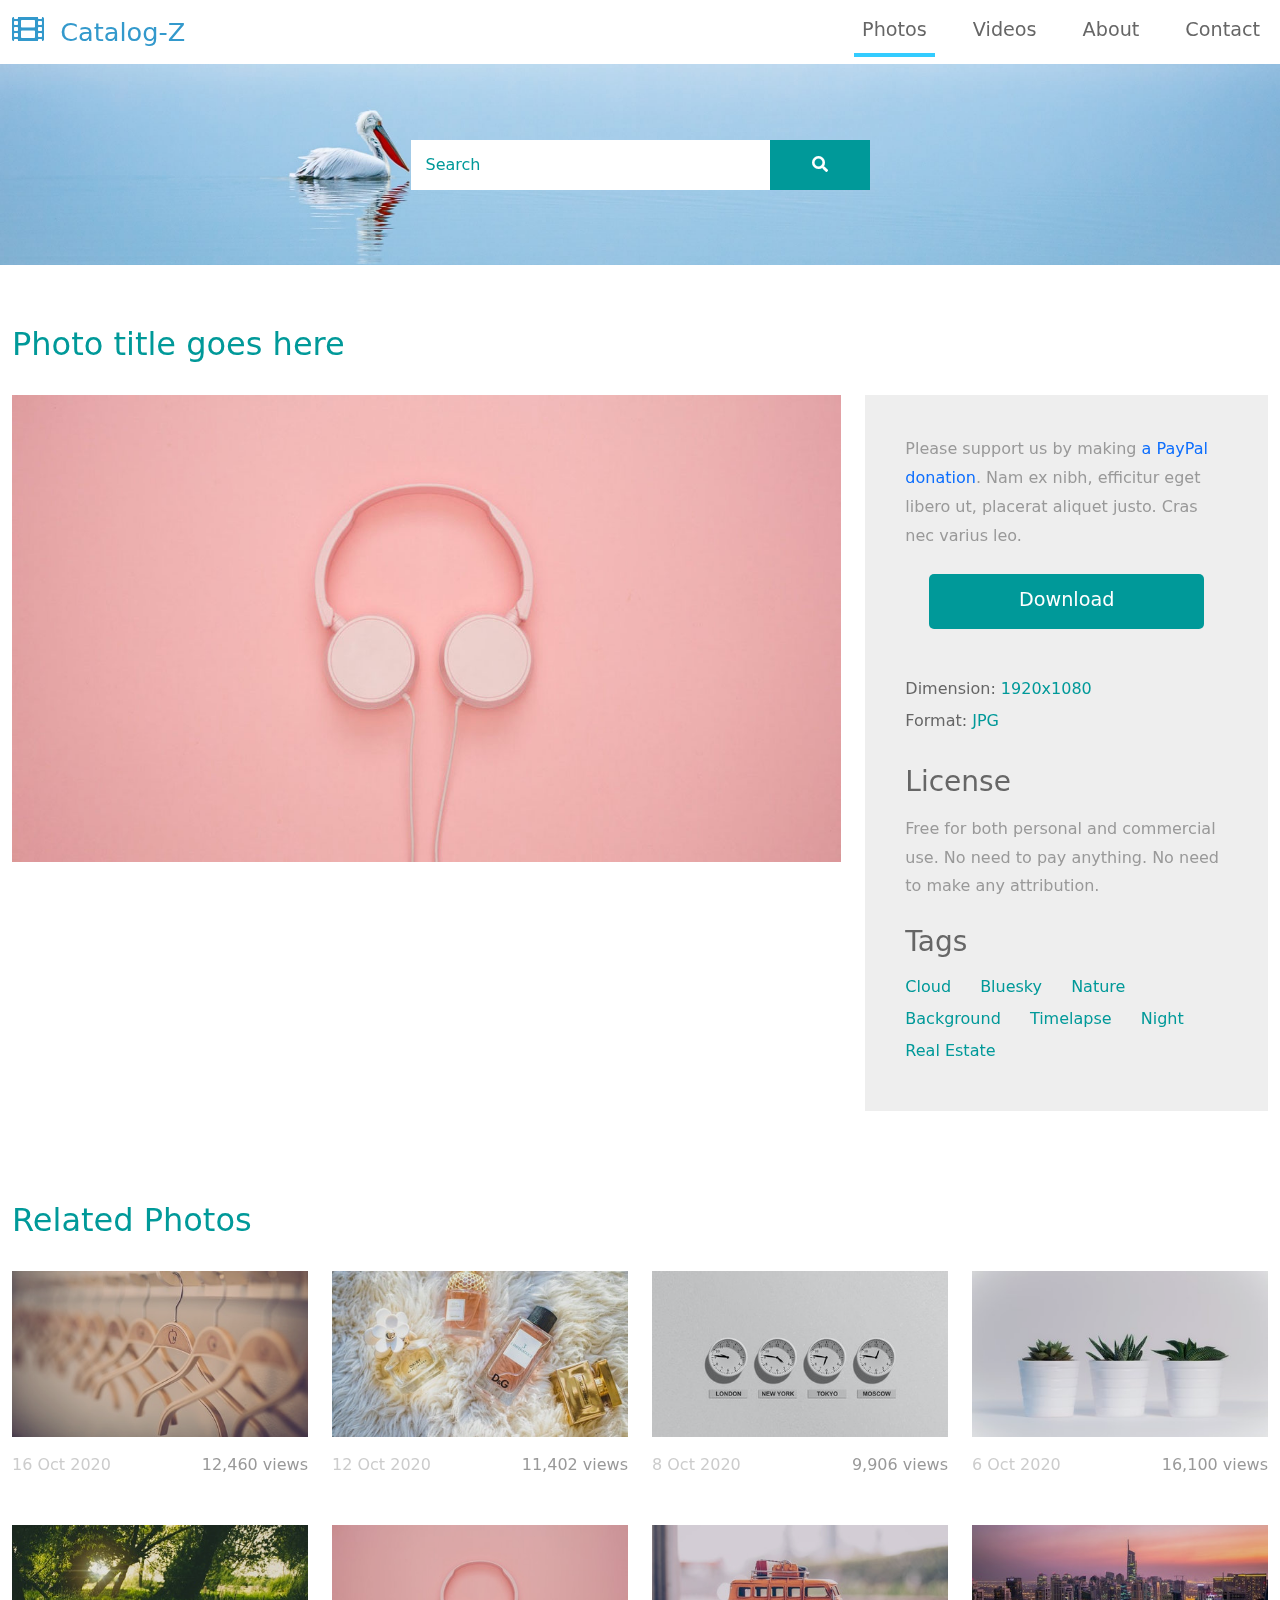
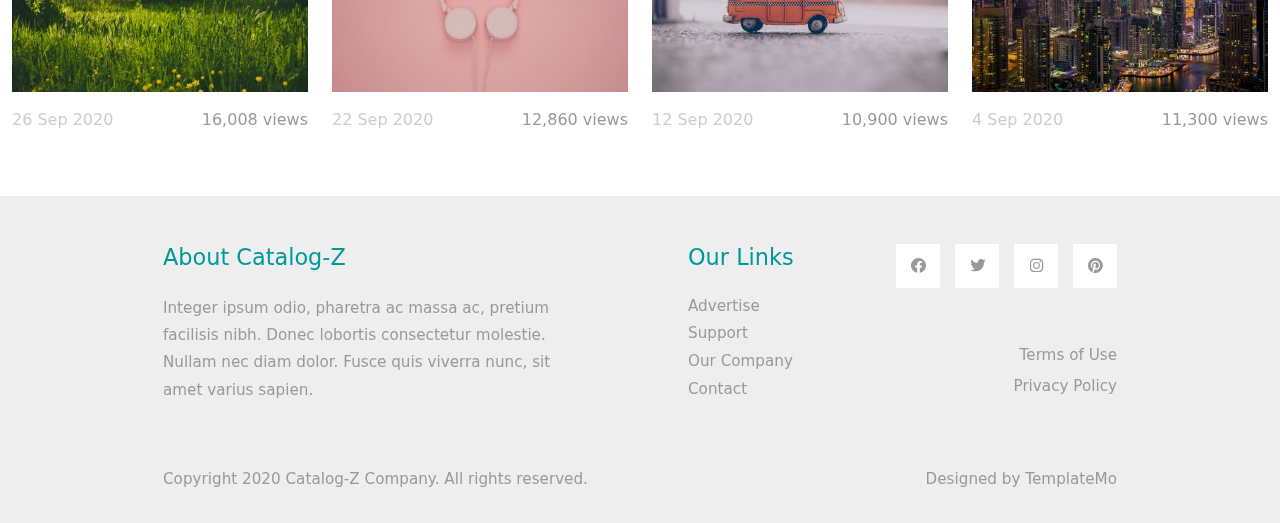
<file: zbmh templates_catalog/photo-detail.html>
<!DOCTYPE html>
<html lang="en">
<head>
    <meta charset="UTF-8">
    <meta name="viewport" content="width=device-width, initial-scale=1.0">
    <title>Catalog-Z Photo Detail Page</title>
    <link rel="stylesheet" href="css/bootstrap.min.css">
    <link rel="stylesheet" href="fontawesome/css/all.min.css">
    <link rel="stylesheet" href="css/templatemo-style.css">
<!--
    
TemplateMo 556 Catalog-Z

https://templatemo.com/tm-556-catalog-z

-->
</head>
<body>
    <!-- Page Loader -->
    <div id="loader-wrapper">
        <div id="loader"></div>

        <div class="loader-section section-left"></div>
        <div class="loader-section section-right"></div>

    </div>
    <nav class="navbar navbar-expand-lg">
        <div class="container-fluid">
            <a class="navbar-brand" href="index.html">
                <i class="fas fa-film mr-2"></i>
                Catalog-Z
            </a>
            <button class="navbar-toggler" type="button" data-toggle="collapse" data-target="#navbarSupportedContent" aria-controls="navbarSupportedContent" aria-expanded="false" aria-label="Toggle navigation">
                <i class="fas fa-bars"></i>
            </button>
            <div class="collapse navbar-collapse" id="navbarSupportedContent">
            <ul class="navbar-nav ml-auto mb-2 mb-lg-0">
                <li class="nav-item">
                    <a class="nav-link nav-link-1 active" aria-current="page" href="index.html">Photos</a>
                </li>
                <li class="nav-item">
                    <a class="nav-link nav-link-2" href="videos.html">Videos</a>
                </li>
                <li class="nav-item">
                    <a class="nav-link nav-link-3" href="about.html">About</a>
                </li>
                <li class="nav-item">
                    <a class="nav-link nav-link-4" href="contact.html">Contact</a>
                </li>
            </ul>
            </div>
        </div>
    </nav>

    <div class="tm-hero d-flex justify-content-center align-items-center" data-parallax="scroll" data-image-src="img/hero.jpg">
        <form class="d-flex tm-search-form">
            <input class="form-control tm-search-input" type="search" placeholder="Search" aria-label="Search">
            <button class="btn btn-outline-success tm-search-btn" type="submit">
                <i class="fas fa-search"></i>
            </button>
        </form>
    </div>

    <div class="container-fluid tm-container-content tm-mt-60">
        <div class="row mb-4">
            <h2 class="col-12 tm-text-primary">Photo title goes here</h2>
        </div>
        <div class="row tm-mb-90">            
            <div class="col-xl-8 col-lg-7 col-md-6 col-sm-12">
                <img src="img/img-01-big.jpg" alt="Image" class="img-fluid">
            </div>
            <div class="col-xl-4 col-lg-5 col-md-6 col-sm-12">
                <div class="tm-bg-gray tm-video-details">
                    <p class="mb-4">
                        Please support us by making <a href="https://paypal.me/templatemo" target="_parent" rel="sponsored">a PayPal donation</a>. Nam ex nibh, efficitur eget libero ut, placerat aliquet justo. Cras nec varius leo.
                    </p>
                    <div class="text-center mb-5">
                        <a href="#" class="btn btn-primary tm-btn-big">Download</a>
                    </div>                    
                    <div class="mb-4 d-flex flex-wrap">
                        <div class="mr-4 mb-2">
                            <span class="tm-text-gray-dark">Dimension: </span><span class="tm-text-primary">1920x1080</span>
                        </div>
                        <div class="mr-4 mb-2">
                            <span class="tm-text-gray-dark">Format: </span><span class="tm-text-primary">JPG</span>
                        </div>
                    </div>
                    <div class="mb-4">
                        <h3 class="tm-text-gray-dark mb-3">License</h3>
                        <p>Free for both personal and commercial use. No need to pay anything. No need to make any attribution.</p>
                    </div>
                    <div>
                        <h3 class="tm-text-gray-dark mb-3">Tags</h3>
                        <a href="#" class="tm-text-primary mr-4 mb-2 d-inline-block">Cloud</a>
                        <a href="#" class="tm-text-primary mr-4 mb-2 d-inline-block">Bluesky</a>
                        <a href="#" class="tm-text-primary mr-4 mb-2 d-inline-block">Nature</a>
                        <a href="#" class="tm-text-primary mr-4 mb-2 d-inline-block">Background</a>
                        <a href="#" class="tm-text-primary mr-4 mb-2 d-inline-block">Timelapse</a>
                        <a href="#" class="tm-text-primary mr-4 mb-2 d-inline-block">Night</a>
                        <a href="#" class="tm-text-primary mr-4 mb-2 d-inline-block">Real Estate</a>
                    </div>
                </div>
            </div>
        </div>
        <div class="row mb-4">
            <h2 class="col-12 tm-text-primary">
                Related Photos
            </h2>
        </div>
        <div class="row mb-3 tm-gallery">
            <div class="col-xl-3 col-lg-4 col-md-6 col-sm-6 col-12 mb-5">
                <figure class="effect-ming tm-video-item">
                    <img src="img/img-01.jpg" alt="Image" class="img-fluid">
                    <figcaption class="d-flex align-items-center justify-content-center">
                        <h2>Hangers</h2>
                        <a href="#">View more</a>
                    </figcaption>                    
                </figure>
                <div class="d-flex justify-content-between tm-text-gray">
                    <span class="tm-text-gray-light">16 Oct 2020</span>
                    <span>12,460 views</span>
                </div>
            </div>
            <div class="col-xl-3 col-lg-4 col-md-6 col-sm-6 col-12 mb-5">
                <figure class="effect-ming tm-video-item">
                    <img src="img/img-02.jpg" alt="Image" class="img-fluid">
                    <figcaption class="d-flex align-items-center justify-content-center">
                        <h2>Perfumes</h2>
                        <a href="#">View more</a>
                    </figcaption>                    
                </figure>
                <div class="d-flex justify-content-between tm-text-gray">
                    <span class="tm-text-gray-light">12 Oct 2020</span>
                    <span>11,402 views</span>
                </div>
            </div>
            <div class="col-xl-3 col-lg-4 col-md-6 col-sm-6 col-12 mb-5">
                <figure class="effect-ming tm-video-item">
                    <img src="img/img-03.jpg" alt="Image" class="img-fluid">
                    <figcaption class="d-flex align-items-center justify-content-center">
                        <h2>Clocks</h2>
                        <a href="#">View more</a>
                    </figcaption>                    
                </figure>
                <div class="d-flex justify-content-between tm-text-gray">
                    <span class="tm-text-gray-light">8 Oct 2020</span>
                    <span>9,906 views</span>
                </div>
            </div>
            <div class="col-xl-3 col-lg-4 col-md-6 col-sm-6 col-12 mb-5">
                <figure class="effect-ming tm-video-item">
                    <img src="img/img-04.jpg" alt="Image" class="img-fluid">
                    <figcaption class="d-flex align-items-center justify-content-center">
                        <h2>Plants</h2>
                        <a href="#">View more</a>
                    </figcaption>                    
                </figure>
                <div class="d-flex justify-content-between tm-text-gray">
                    <span class="tm-text-gray-light">6 Oct 2020</span>
                    <span>16,100 views</span>
                </div>
            </div>
            <div class="col-xl-3 col-lg-4 col-md-6 col-sm-6 col-12 mb-5">
                <figure class="effect-ming tm-video-item">
                    <img src="img/img-05.jpg" alt="Image" class="img-fluid">
                    <figcaption class="d-flex align-items-center justify-content-center">
                        <h2>Morning</h2>
                        <a href="#">View more</a>
                    </figcaption>                    
                </figure>
                <div class="d-flex justify-content-between tm-text-gray">
                    <span class="tm-text-gray-light">26 Sep 2020</span>
                    <span>16,008 views</span>
                </div>
            </div>
            <div class="col-xl-3 col-lg-4 col-md-6 col-sm-6 col-12 mb-5">
                <figure class="effect-ming tm-video-item">
                    <img src="img/img-06.jpg" alt="Image" class="img-fluid">
                    <figcaption class="d-flex align-items-center justify-content-center">
                        <h2>Pinky</h2>
                        <a href="#">View more</a>
                    </figcaption>                    
                </figure>
                <div class="d-flex justify-content-between tm-text-gray">
                    <span class="tm-text-gray-light">22 Sep 2020</span>
                    <span>12,860 views</span>
                </div>
            </div>
            <div class="col-xl-3 col-lg-4 col-md-6 col-sm-6 col-12 mb-5">
                <figure class="effect-ming tm-video-item">
                    <img src="img/img-07.jpg" alt="Image" class="img-fluid">
                    <figcaption class="d-flex align-items-center justify-content-center">
                        <h2>Bus</h2>
                        <a href="#">View more</a>
                    </figcaption>                    
                </figure>
                <div class="d-flex justify-content-between tm-text-gray">
                    <span class="tm-text-gray-light">12 Sep 2020</span>
                    <span>10,900 views</span>
                </div>
            </div>
            <div class="col-xl-3 col-lg-4 col-md-6 col-sm-6 col-12 mb-5">
                <figure class="effect-ming tm-video-item">
                    <img src="img/img-08.jpg" alt="Image" class="img-fluid">
                    <figcaption class="d-flex align-items-center justify-content-center">
                        <h2>New York</h2>
                        <a href="#">View more</a>
                    </figcaption>                    
                </figure>
                <div class="d-flex justify-content-between tm-text-gray">
                    <span class="tm-text-gray-light">4 Sep 2020</span>
                    <span>11,300 views</span>
                </div>
            </div>        
        </div> <!-- row -->
    </div> <!-- container-fluid, tm-container-content -->

    <footer class="tm-bg-gray pt-5 pb-3 tm-text-gray tm-footer">
        <div class="container-fluid tm-container-small">
            <div class="row">
                <div class="col-lg-6 col-md-12 col-12 px-5 mb-5">
                    <h3 class="tm-text-primary mb-4 tm-footer-title">About Catalog-Z</h3>
                    <p>Integer ipsum odio, pharetra ac massa ac, pretium facilisis nibh. Donec lobortis consectetur molestie. Nullam nec diam dolor. Fusce quis viverra nunc, sit amet varius sapien.</p>
                </div>
                <div class="col-lg-3 col-md-6 col-sm-6 col-12 px-5 mb-5">
                    <h3 class="tm-text-primary mb-4 tm-footer-title">Our Links</h3>
                    <ul class="tm-footer-links pl-0">
                        <li><a href="#">Advertise</a></li>
                        <li><a href="#">Support</a></li>
                        <li><a href="#">Our Company</a></li>
                        <li><a href="#">Contact</a></li>
                    </ul>
                </div>
                <div class="col-lg-3 col-md-6 col-sm-6 col-12 px-5 mb-5">
                    <ul class="tm-social-links d-flex justify-content-end pl-0 mb-5">
                        <li class="mb-2"><a href="https://facebook.com"><i class="fab fa-facebook"></i></a></li>
                        <li class="mb-2"><a href="https://twitter.com"><i class="fab fa-twitter"></i></a></li>
                        <li class="mb-2"><a href="https://instagram.com"><i class="fab fa-instagram"></i></a></li>
                        <li class="mb-2"><a href="https://pinterest.com"><i class="fab fa-pinterest"></i></a></li>
                    </ul>
                    <a href="#" class="tm-text-gray text-right d-block mb-2">Terms of Use</a>
                    <a href="#" class="tm-text-gray text-right d-block">Privacy Policy</a>
                </div>
            </div>
            <div class="row">
                <div class="col-lg-8 col-md-7 col-12 px-5 mb-3">
                    Copyright 2020 Catalog-Z Company. All rights reserved.
                </div>
                <div class="col-lg-4 col-md-5 col-12 px-5 text-right">
                    Designed by <a href="https://templatemo.com" class="tm-text-gray" rel="sponsored" target="_parent">TemplateMo</a>
                </div>
            </div>
        </div>
    </footer>
    
    <script src="js/plugins.js"></script>
    <script>
        $(window).on("load", function() {
            $('body').addClass('loaded');
        });
    </script>
</body>
</html>
</file>
<file: zbmh templates_catalog/css/templatemo-style.css>
/*
    
TemplateMo 556 Catalog-Z

https://templatemo.com/tm-556-catalog-z

*/

#loader-wrapper {
    position: fixed;
    top: 0;
    left: 0;
    width: 100%;
    height: 100%;
    z-index: 1001;
}
#loader {
    display: block;
    position: relative;
    left: 50%;
    top: 50%;
    width: 150px;
    height: 150px;
    margin: -75px 0 0 -75px;
    border-radius: 50%;
    border: 3px solid transparent;
    border-top-color: #3498db;

    -webkit-animation: spin 2s linear infinite; /* Chrome, Opera 15+, Safari 5+ */
    animation: spin 2s linear infinite; /* Chrome, Firefox 16+, IE 10+, Opera */

    z-index: 1002;
}

    #loader:before {
        content: "";
        position: absolute;
        top: 5px;
        left: 5px;
        right: 5px;
        bottom: 5px;
        border-radius: 50%;
        border: 3px solid transparent;
        border-top-color: #e74c3c;

        -webkit-animation: spin 3s linear infinite; /* Chrome, Opera 15+, Safari 5+ */
        animation: spin 3s linear infinite; /* Chrome, Firefox 16+, IE 10+, Opera */
    }

    #loader:after {
        content: "";
        position: absolute;
        top: 15px;
        left: 15px;
        right: 15px;
        bottom: 15px;
        border-radius: 50%;
        border: 3px solid transparent;
        border-top-color: #f9c922;

        -webkit-animation: spin 1.5s linear infinite; /* Chrome, Opera 15+, Safari 5+ */
          animation: spin 1.5s linear infinite; /* Chrome, Firefox 16+, IE 10+, Opera */
    }

    @-webkit-keyframes spin {
        0%   { 
            -webkit-transform: rotate(0deg);  /* Chrome, Opera 15+, Safari 3.1+ */
            -ms-transform: rotate(0deg);  /* IE 9 */
            transform: rotate(0deg);  /* Firefox 16+, IE 10+, Opera */
        }
        100% {
            -webkit-transform: rotate(360deg);  /* Chrome, Opera 15+, Safari 3.1+ */
            -ms-transform: rotate(360deg);  /* IE 9 */
            transform: rotate(360deg);  /* Firefox 16+, IE 10+, Opera */
        }
    }
    @keyframes spin {
        0%   { 
            -webkit-transform: rotate(0deg);  /* Chrome, Opera 15+, Safari 3.1+ */
            -ms-transform: rotate(0deg);  /* IE 9 */
            transform: rotate(0deg);  /* Firefox 16+, IE 10+, Opera */
        }
        100% {
            -webkit-transform: rotate(360deg);  /* Chrome, Opera 15+, Safari 3.1+ */
            -ms-transform: rotate(360deg);  /* IE 9 */
            transform: rotate(360deg);  /* Firefox 16+, IE 10+, Opera */
        }
    }

    #loader-wrapper .loader-section {
        position: fixed;
        top: 0;
        width: 51%;
        height: 100%;
        background: #222222;
        z-index: 1001;
        -webkit-transform: translateX(0);  /* Chrome, Opera 15+, Safari 3.1+ */
        -ms-transform: translateX(0);  /* IE 9 */
        transform: translateX(0);  /* Firefox 16+, IE 10+, Opera */
    }

    #loader-wrapper .loader-section.section-left {
        left: 0;
    }

    #loader-wrapper .loader-section.section-right {
        right: 0;
    }

    /* Loaded */
    .loaded #loader-wrapper .loader-section.section-left {
        -webkit-transform: translateX(-100%);  /* Chrome, Opera 15+, Safari 3.1+ */
            -ms-transform: translateX(-100%);  /* IE 9 */
                transform: translateX(-100%);  /* Firefox 16+, IE 10+, Opera */

        -webkit-transition: all 0.7s 0.3s cubic-bezier(0.645, 0.045, 0.355, 1.000);  
                transition: all 0.7s 0.3s cubic-bezier(0.645, 0.045, 0.355, 1.000);
    }

    .loaded #loader-wrapper .loader-section.section-right {
        -webkit-transform: translateX(100%);  /* Chrome, Opera 15+, Safari 3.1+ */
            -ms-transform: translateX(100%);  /* IE 9 */
                transform: translateX(100%);  /* Firefox 16+, IE 10+, Opera */

-webkit-transition: all 0.7s 0.3s cubic-bezier(0.645, 0.045, 0.355, 1.000);  
        transition: all 0.7s 0.3s cubic-bezier(0.645, 0.045, 0.355, 1.000);
    }
    
    .loaded #loader {
        opacity: 0;
        -webkit-transition: all 0.3s ease-out;  
                transition: all 0.3s ease-out;
    }
    .loaded #loader-wrapper {
        visibility: hidden;

        -webkit-transform: translateY(-100%);  /* Chrome, Opera 15+, Safari 3.1+ */
            -ms-transform: translateY(-100%);  /* IE 9 */
                transform: translateY(-100%);  /* Firefox 16+, IE 10+, Opera */

        -webkit-transition: all 0.3s 1s ease-out;  
                transition: all 0.3s 1s ease-out;
    }

p { line-height: 1.8; }

a { 
    text-decoration: none;
    transition: all 0.3s ease; 
}
a:hover { color:#009999; }
.container-fluid { max-width: 1770px; }
.tm-container-small { max-width: 1050px; }
.btn { border-radius: 0; }
.btn-primary {
    background-color: #009999;
    border: 0;
    border-radius: 5px;
    padding: 12px 50px 14px;
    font-size: 1.2rem;
}

.btn-primary:hover,
.btn-primary:focus {
    background-color:#086969;
}

.btn-primary.disabled, 
.btn-primary:disabled {
    background-color: #009999;
    pointer-events: all;
    cursor: not-allowed;
}

.form-control {
	padding: 10px 20px;
	width: 100%;
	height: auto;
}

.form-group { margin-bottom: 25px; }
.tm-btn-big { padding: 12px 90px 14px; }

.navbar-toggler:focus { box-shadow: none; }
.navbar-brand {
    color: #3399CC;
    font-size: 1.6rem;
}

.navbar-brand i { font-size: 2rem; }

.tm-hero {
    min-height: 200px;
    background: transparent;
}

.tm-mt-60 { margin-top: 60px; }
.tm-mb-50 { margin-bottom: 50px; }
.tm-mb-74 { margin-bottom: 74px; }
.tm-mb-90 { margin-bottom: 90px; }
.tm-text-primary { color: #009999; }
.tm-text-secondary { color: #CC6699; }
a.tm-text-primary:hover { color:#666666; }
.tm-bg-gray { background-color: #EEEEEE; }
.tm-input-paging {
    width: 40px;
    border-radius: 0;
    border: 1px solid #CCCCCC;
    background: #f4f4f4;
    text-align: center;
}

.nav-item { margin-right: 30px; }
.nav-item:last-child { margin-right: 0; }

.nav-link {
    color: #666666;
    border-bottom: 4px solid transparent;
    font-size: 1.2rem;
}

.nav-link-1.active,
.nav-link-1:hover {
    border-color: #33CCFF;
}

.nav-link-2.active,
.nav-link-2:hover {
    border-color: #FF6666;
}

.nav-link-3.active,
.nav-link-3:hover {
    border-color: #33CC66;
}

.nav-link-4.active,
.nav-link-4:hover {
    border-color: #CC66CC;
}

.tm-search-input {
    width: 360px;
    border-radius: 0;
    padding: 12px 15px;
    color: #009999;
    border: none;
}

.tm-search-input:focus {
    border-color: #009999;
    box-shadow: 0 0 0 0.25rem rgb(0 153 153 / 0.25);
}

.tm-search-input::placeholder { /* Chrome, Firefox, Opera, Safari 10.1+ */
    color: #009999;
    opacity: 1; /* Firefox */
}
  
.tm-search-input::-ms-input-placeholder { /* Microsoft Edge */
    color: #009999;
}

.tm-search-btn {
    color: white;
    background-color: #009999;
    border: none;
    width: 100px;
    height: 50px;
    margin-left: -1px;
}

p, .tm-text-gray { color: #999; }
.tm-text-gray-light { color: #CCC; }
.tm-text-gray-dark { color: #666; }

.tm-video-item {
    position: relative;
    overflow: hidden;
    text-align: center;
    cursor: pointer;
}

.tm-video-item img {
    position: relative;
    display: block;
    min-height: 100%;
    max-width: 100%;
    opacity: 0.8;
}

.tm-video-item figcaption {
    padding: 2em;
    color: #fff;
    text-transform: uppercase;
    font-size: 1.25em;
    -webkit-backface-visibility: hidden;
	backface-visibility: hidden;
}

.tm-video-item figcaption::before,
.tm-video-item figcaption::after {
    pointer-events: none;
}

.tm-video-item figcaption,
.tm-video-item figcaption > a {
    position: absolute;
    top: 0;
    left: 0;
    width: 100%;
    height: 100%;
}

.tm-video-item figcaption > a {
	z-index: 1000;
	text-indent: 200%;
	white-space: nowrap;
	font-size: 0;
	opacity: 0;
}

.tm-video-item h2 {
    word-spacing: -0.15em;
    font-weight: 300;
}

.tm-video-item h2,
.tm-video-item p {
    margin: 0;
}

.tm-video-item p {
    letter-spacing: 1px;
    font-size: 68.5%;
}

.tm-gallery div.d-block { animation: show .5s ease; }

@keyframes show {
    0% {
    	opacity: 0;
    	transform: scale(0.9);
    }
    100% {
    	opacity: 1;
    	transform: scale(1);
    }
}

.tm-paging-link {
    display: flex;
    justify-content: center;
    align-items: center;
    width: 60px;
    height: 60px;
    font-size: 1.1rem;
    color: #999;
    background-color: #EEEEEE;
    margin: 10px;
    border-radius: 5px;
    text-decoration: none;
    transition: all 0.3s ease;
}

.tm-paging-link:hover,
.tm-paging-link.active {
    background-color: #009999;
    color: #fff; 
}

/*---------------*/
/***** Ming *****/
/*---------------*/

figure.effect-ming {
	background: #030c17;
}

figure.effect-ming img {
	opacity: 0.9;
	-webkit-transition: opacity 0.35s;
	transition: opacity 0.35s;
}

figure.effect-ming figcaption::before {
	position: absolute;
	top: 30px;
	right: 30px;
	bottom: 30px;
	left: 30px;
	border: 2px solid #fff;
	box-shadow: 0 0 0 30px rgba(255,255,255,0.2);
	content: '';
	opacity: 0;
	-webkit-transition: opacity 0.35s, -webkit-transform 0.35s;
	transition: opacity 0.35s, transform 0.35s;
	-webkit-transform: scale3d(1.4,1.4,1);
	transform: scale3d(1.4,1.4,1);
}

figure.effect-ming h2 {
    font-size: 1.3em;
	opacity: 0;
	-webkit-transition: opacity 0.35s, -webkit-transform 0.35s;
	transition: opacity 0.35s, transform 0.35s;
	-webkit-transform: scale(1.5);
	transform: scale(1.5);
}

figure.effect-ming:hover figcaption::before,
figure.effect-ming:hover h2 {
	opacity: 1;
	-webkit-transform: scale3d(1,1,1);
	transform: scale3d(1,1,1);
}

figure.effect-ming:hover figcaption { background-color: rgba(58,52,42,0); }
figure.effect-ming:hover img { opacity: 0.4; }

.tm-footer-links li {
    list-style: none;
    margin-bottom: 5px;    
}

.tm-footer-links li a { color: #999999; }
.tm-footer-links li a:hover { color: #009999; }

.tm-social-links li {
    list-style: none;
    margin-right: 15px;
}

.tm-social-links li:last-child { margin-right: 0; }

.tm-social-links li a  {
    color: #999999;
    width: 44px;
    height: 44px;
    display: flex;
    background-color: #fff;
    align-items: center;
    justify-content: center;
}

.tm-social-links li a:hover {
    color: #fff;
    background-color: #009999;
}

.tm-footer { font-size: 0.95rem; }
.tm-footer-title { font-size: 1.4rem; }

/* Videos */
#tm-video-container {
    max-height: 400px;
    overflow: hidden;
    background-color: #333;
    margin-bottom: 90px;
    position: relative;
}

#tm-video {
    display: block;
    width: 100%;
    height: auto;
}

#tm-video-control-button {
    position: absolute;
    bottom: 20px;
    right: 20px;
    z-index: 1000;
    color: #e1e1e1;
}

.tm-video-details {
    height: 100%;
    padding: 40px;
}

/* About */
.tm-row-1640 { max-width: 1640px; }
.tm-about-2-col { max-width: 716px; }
.tm-about-3-col { max-width: 540px; }

.tm-about-2-col,
.tm-about-3-col {
    margin-bottom: 50px;
}

.tm-about-icon-container {
    width: 150px;
    height: 150px;
    border: 1px solid #009999;
    display: flex;
    align-items: center;
    justify-content: center;
}

.tm-about-img-text { max-width: 940px; }

/* Contact */
select.form-control { border-radius: 0; }
select.form-control option { height: 30px; }

select:not([multiple]) {
    -webkit-appearance: none;
    -moz-appearance: none;
    background-position: right 15px center;
    background-repeat: no-repeat;
    background-image: url(../img/select-arrow.png);
    padding: 14px 20px;
    padding-right: 20px;
    color: #666;
}

.mapouter{
    position:relative;
    height:480px;
    width:100%;
    max-width: 480px;
}

.gmap-canvas {
    overflow:hidden;
    background:none!important;
    height:480px;
    width:100%;
}

.tm-contact-form { max-width: 420px; }
.tm-address-col { max-width: 520px; }
.tm-contacts { padding-left: 0; }

.tm-contacts li {
    list-style: none;
    margin-bottom: 20px;
}

.tm-contacts li a i { width: 30px; }
.tm-social { display: flex; }

.tm-social li {
    list-style: none;
    margin-bottom: 20px;
    margin-right: 15px;
}

.tm-social li a i {
    width: 40px;
    height: 40px;
    color: #666666;
    background-color: #EEEEEE;
    display: flex;
    align-items: center;
    justify-content: center;
    transition: all 0.3s ease;
}

.tm-social li a:hover i {
    color: #fff;
    background-color: #009999;
}

.form-control,
input:-internal-autofill-selected,
select:not([multiple]) {
    color: #009999 !important;
}

.form-control::placeholder { /* Chrome, Firefox, Opera, Safari 10.1+ */
    color:  #009999;
    opacity: 1; /* Firefox */
}

@media (max-width: 991px) {
    .navbar-collapse {
        position: fixed;
        top: 50px;
        right: 0px;
        background: white;
        width: 150px;
        padding: 15px;
    }

    .tm-container-content { max-width: 870px; }
    .tm-contact-form, .tm-address-col, .mapouter { max-width: 100%; }
    .tm-people-row { max-width: 900px; }
}

@media (max-width: 767px) {
    .tm-paging-col { flex-direction: column; }
    .tm-paging { flex-wrap: wrap; }
    .tm-about-img-text { max-width: 640px; }
    .tm-about-2-col, .tm-about-3-col { margin-bottom: 50px; }
}

@media (max-width: 575px) {
    .tm-container-content { max-width: 420px; }

    .tm-search-form {
        padding-left: 15px;
        padding-right: 15px;
        width: 100%;
        justify-content: center;
    }

    .tm-search-input {
        width: 100%;
        max-width: 360px;
    }

    .tm-people-row { max-width: 420px; }
}

@media (max-width: 400px) {
    .tm-btn-big { padding: 12px 50px 14px; }
}

@media (max-width: 334px) {
    .tm-social-links {
        flex-wrap: wrap;
        justify-content: start !important;
    }

    .tm-social-links li { margin-right: 3px; }
}
</file>
